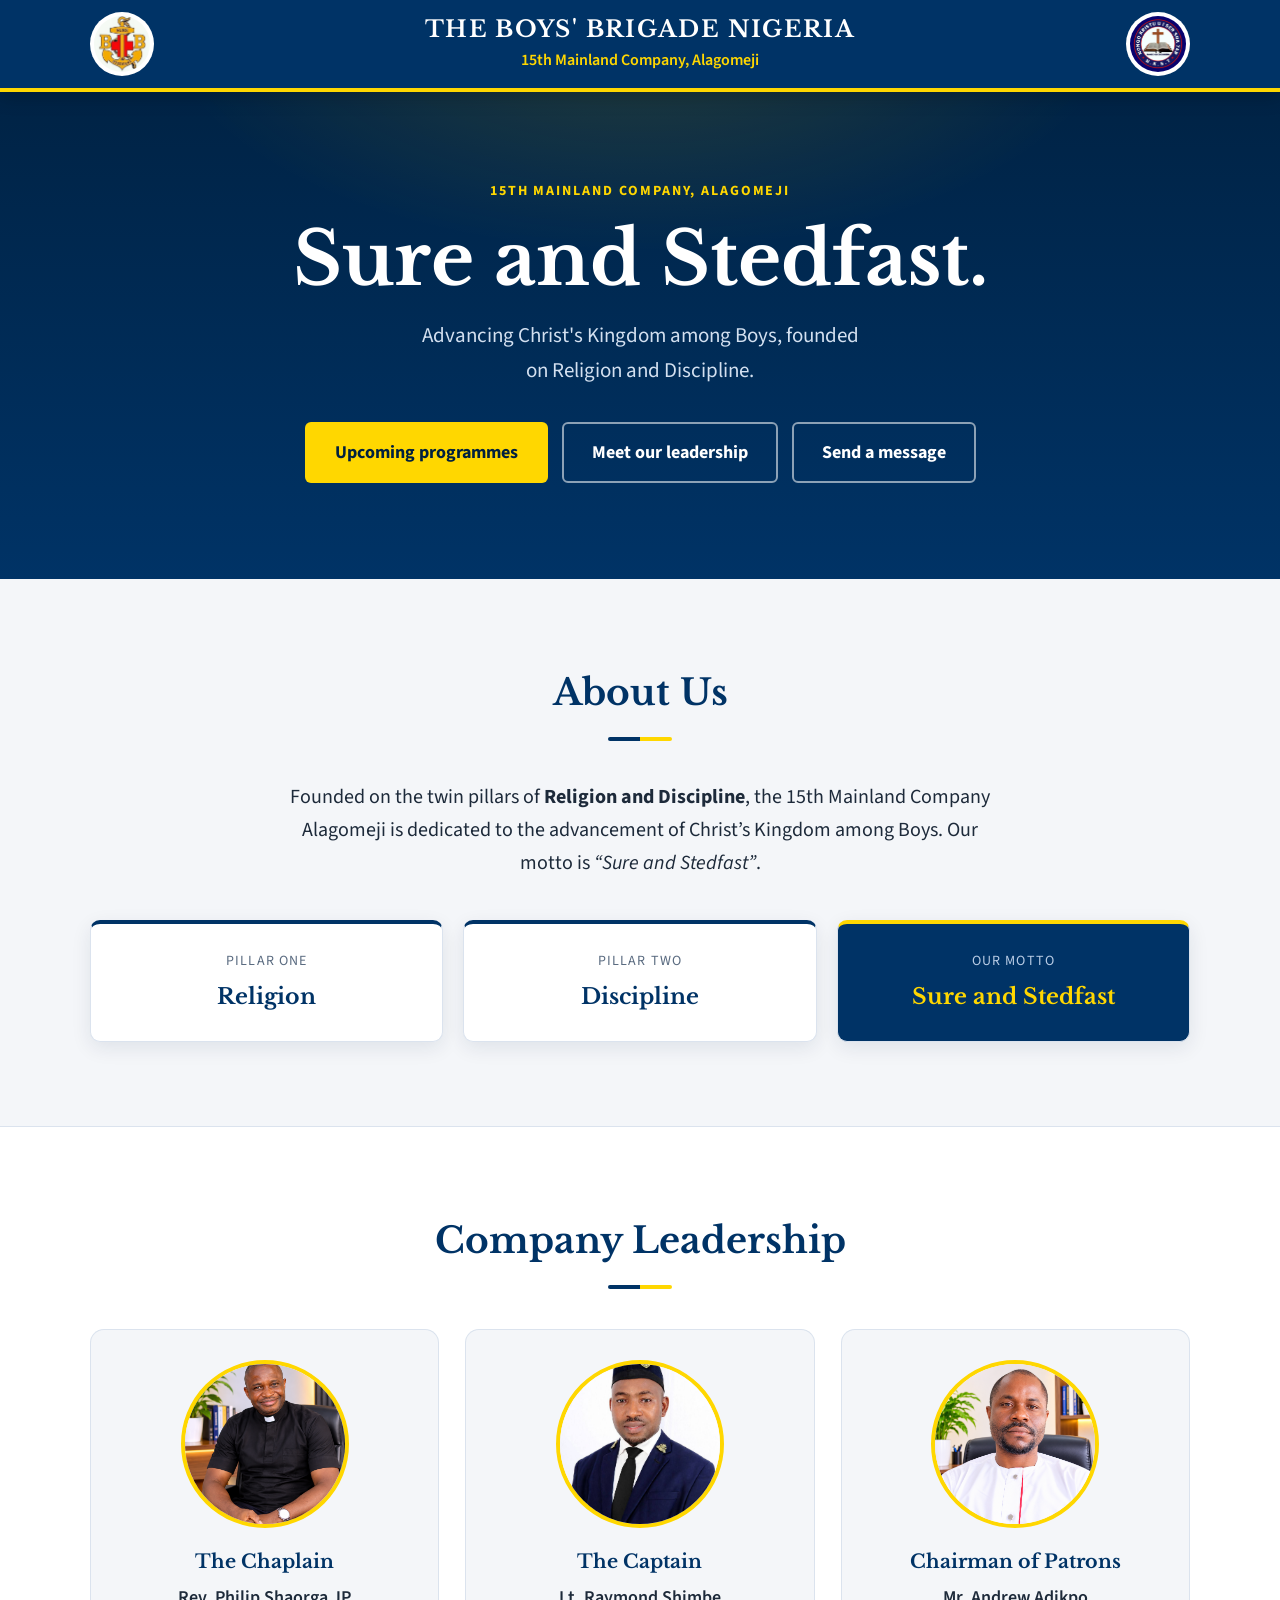
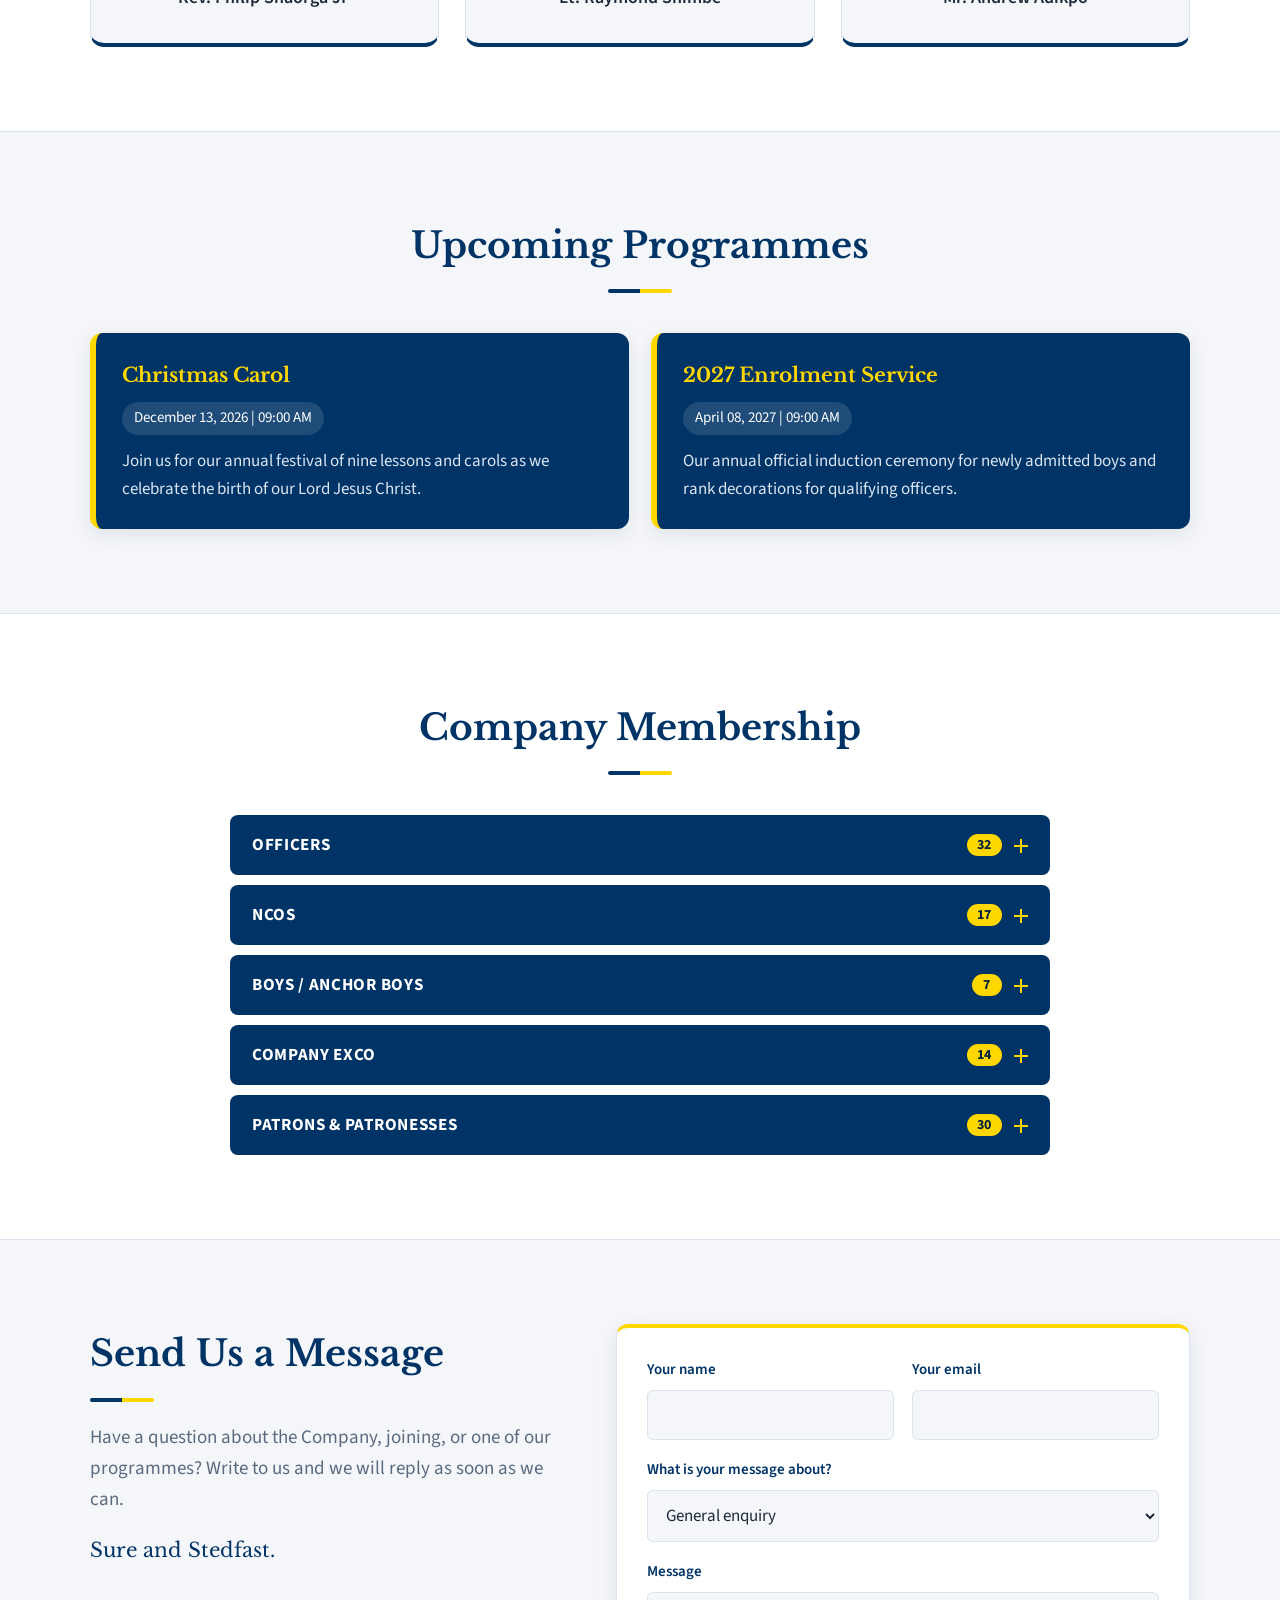
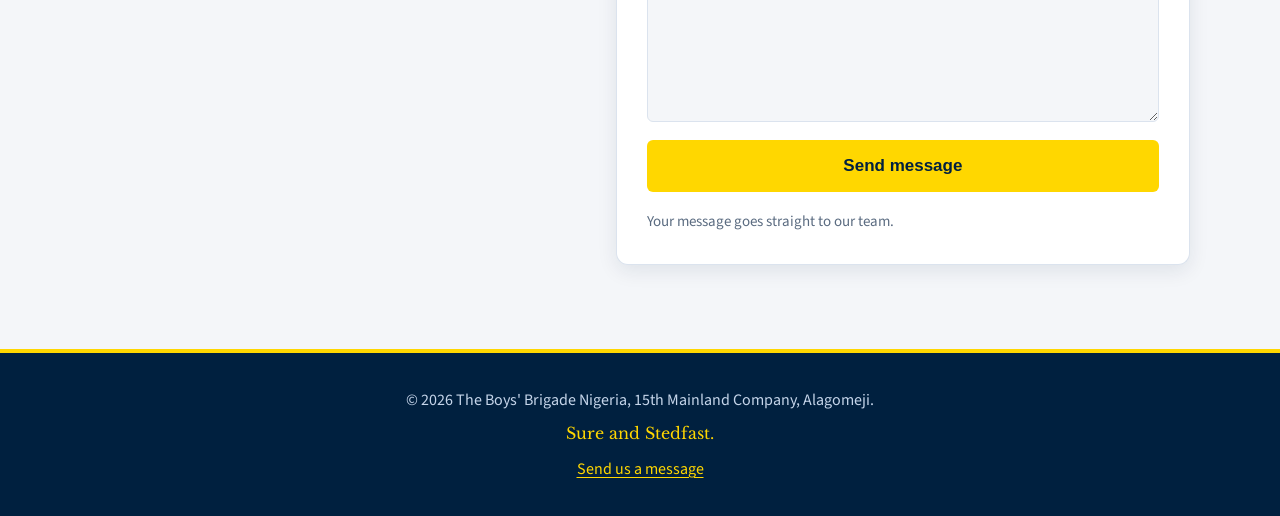
<file: index.html>
<!DOCTYPE html>
<html lang="en">
<head>
<meta charset="UTF-8">
<meta name="viewport" content="width=device-width, initial-scale=1.0">
<title>The Boys' Brigade Nigeria | 15th Mainland Company, Alagomeji</title>
<meta name="description" content="The Boys' Brigade Nigeria, 15th Mainland Company, Alagomeji. Advancing Christ's Kingdom among Boys. Sure and Stedfast.">
<link rel="preconnect" href="https://fonts.googleapis.com">
<link rel="preconnect" href="https://fonts.gstatic.com" crossorigin>
<link href="https://fonts.googleapis.com/css2?family=Libre+Baskerville:wght@400;700&family=Source+Sans+3:wght@400;600;700&display=swap" rel="stylesheet">
<link rel="stylesheet" href="style.css">
</head>
<body>

<header class="site-header">
  <div class="header-inner">
    <img src="bb-logo.jpg" alt="The Boys' Brigade Nigeria logo" class="logo">
    <div class="titles">
      <h1>The Boys' Brigade Nigeria</h1>
      <p>15th Mainland Company, Alagomeji</p>
    </div>
    <img src="nkst-logo.jpg" alt="15th Mainland Company logo" class="logo">
  </div>
</header>

<main id="top">
  <section class="hero">
    <div class="wrap">
      <p class="eyebrow">15th Mainland Company, Alagomeji</p>
      <h2 id="hero-title">Sure and Stedfast.</h2>
      <p class="lead">Advancing Christ's Kingdom among Boys, founded on Religion and Discipline.</p>
      <div class="actions">
        <a href="#programmes" class="btn btn-gold">Upcoming programmes</a>
        <a href="#leadership" class="btn btn-ghost">Meet our leadership</a>
        <a href="#contact" class="btn btn-ghost">Send a message</a>
      </div>
    </div>
  </section>

  <section id="about" class="section">
    <div class="wrap">
      <h3 class="section-title">About Us</h3>
      <p class="about-text">Founded on the twin pillars of <strong>Religion and Discipline</strong>, the 15th Mainland Company Alagomeji is dedicated to the advancement of Christ’s Kingdom among Boys. Our motto is <em>“Sure and Stedfast”</em>.</p>
      <div class="pillars">
        <div class="pillar"><span>Pillar one</span><strong>Religion</strong></div>
        <div class="pillar"><span>Pillar two</span><strong>Discipline</strong></div>
        <div class="pillar gold"><span>Our motto</span><strong>Sure and Stedfast</strong></div>
      </div>
    </div>
  </section>

  <section id="leadership" class="section alt">
    <div class="wrap">
      <h3 class="section-title">Company Leadership</h3>
      <div class="leadership-grid">
        <article class="leader-card" data-role="Chaplain"><img src="chaplain.png" alt="The Chaplain"><h4>The Chaplain</h4><p class="leader-name"></p></article>
        <article class="leader-card" data-role="Captain"><img src="captain.jpeg" alt="The Captain"><h4>The Captain</h4><p class="leader-name"></p></article>
        <article class="leader-card" data-role="Chairman Patron/Patronessess"><img src="patrone-chairman.png" alt="Chairman of Patrons"><h4>Chairman of Patrons</h4><p class="leader-name"></p></article>
      </div>
    </div>
  </section>

  <section id="programmes" class="section">
    <div class="wrap">
      <h3 class="section-title">Upcoming Programmes</h3>
      <div id="events-container" class="events-grid"></div>
    </div>
  </section>

  <section id="membership" class="section alt">
    <div class="wrap narrow">
      <h3 class="section-title">Company Membership</h3>
      <div class="accordion">
        <button class="acc-btn" id="b-officers" aria-expanded="false" aria-controls="officers-p"><span class="acc-title">Officers</span><span class="count"></span><span class="icon" aria-hidden="true"></span></button>
        <div id="officers-p" class="panel" role="region" aria-labelledby="b-officers" hidden><ul id="list-officers"></ul></div>

        <button class="acc-btn" id="b-ncos" aria-expanded="false" aria-controls="ncos-p"><span class="acc-title">NCOs</span><span class="count"></span><span class="icon" aria-hidden="true"></span></button>
        <div id="ncos-p" class="panel" role="region" aria-labelledby="b-ncos" hidden><ul id="list-ncos"></ul></div>

        <button class="acc-btn" id="b-boys" aria-expanded="false" aria-controls="boys-p"><span class="acc-title">Boys / Anchor Boys</span><span class="count"></span><span class="icon" aria-hidden="true"></span></button>
        <div id="boys-p" class="panel" role="region" aria-labelledby="b-boys" hidden>
          <h5>Anchor Boys</h5><ul id="list-anchors"></ul>
          <h5>Company Section</h5><ul id="list-company"></ul>
        </div>

        <button class="acc-btn" id="b-exco" aria-expanded="false" aria-controls="exco-p"><span class="acc-title">Company EXCO</span><span class="count"></span><span class="icon" aria-hidden="true"></span></button>
        <div id="exco-p" class="panel" role="region" aria-labelledby="b-exco" hidden><ul id="list-exco"></ul></div>

        <button class="acc-btn" id="b-patrons" aria-expanded="false" aria-controls="patrons-p"><span class="acc-title">Patrons &amp; Patronesses</span><span class="count"></span><span class="icon" aria-hidden="true"></span></button>
        <div id="patrons-p" class="panel" role="region" aria-labelledby="b-patrons" hidden><ul id="list-patrons"></ul></div>
      </div>
    </div>
  </section>

  <section id="contact" class="section">
    <div class="wrap contact">
      <div class="contact-intro">
        <h3 class="section-title left">Send Us a Message</h3>
        <p>Have a question about the Company, joining, or one of our programmes? Write to us and we will reply as soon as we can.</p>
        <p class="contact-motto">Sure and Stedfast.</p>
      </div>
      <form id="contact-form">
        <div class="row">
          <label>Your name<input name="name" required autocomplete="name"></label>
          <label>Your email<input type="email" name="email" required autocomplete="email"></label>
        </div>
        <label>What is your message about?
          <select name="topic">
            <option>General enquiry</option>
            <option>Joining the Company</option>
            <option>Programmes and events</option>
            <option>Parents and guardians</option>
            <option>Something else</option>
          </select>
        </label>
        <label>Message<textarea name="message" required></textarea></label>
        <input type="text" name="_gotcha" tabindex="-1" autocomplete="off" aria-hidden="true" style="position:absolute;left:-9999px;width:1px;height:1px;opacity:0">
        <input type="hidden" name="_subject" value="New message from the 15th Mainland Company website">
        <button class="btn btn-gold" type="submit">Send message</button>
        <p class="note" id="form-note" role="status" aria-live="polite">Your message goes straight to our team.</p>
      </form>
    </div>
  </section>
</main>

<footer>
  <div class="wrap">
    <p>&copy; 2026 The Boys' Brigade Nigeria, 15th Mainland Company, Alagomeji.</p>
    <p class="motto">Sure and Stedfast.</p>
    <p class="foot-link"><a href="#contact">Send us a message</a></p>
  </div>
</footer>

<script src="data.js"></script>
<script src="script.js"></script>
</body>
</html>
</file>
<file: style.css>
:root{
  --blue:#003366; --blue-d:#00203f; --blue-l:#0a4a8a; --gold:#ffd700; --gold-d:#e0b800;
  --bg:#f4f6f9; --white:#fff; --text:#1d2a3a; --muted:#5a6b80; --line:#dbe3ee;
  --head:'Libre Baskerville',Georgia,serif; --body:'Source Sans 3','Segoe UI',system-ui,sans-serif;
  --hdr:92px; --shadow:0 6px 20px rgba(0,32,63,.09);
}
*{margin:0;padding:0;box-sizing:border-box}
html{scroll-behavior:smooth;scroll-padding-top:var(--hdr)}
body{font-family:var(--body);background:var(--bg);color:var(--text);line-height:1.65;font-size:18px;-webkit-font-smoothing:antialiased}
img{max-width:100%;display:block}
a{color:inherit}
:focus-visible{outline:3px solid var(--gold);outline-offset:3px;border-radius:4px}
.wrap{width:min(1100px,100% - 40px);margin-inline:auto}
.wrap.narrow{width:min(820px,100% - 40px)}

/* Header */
.site-header{position:fixed;inset:0 0 auto 0;height:var(--hdr);z-index:50;background:var(--blue);color:#fff;border-bottom:4px solid var(--gold);box-shadow:0 4px 18px rgba(0,0,0,.22)}
.header-inner{width:min(1100px,100% - 32px);height:100%;margin-inline:auto;display:flex;align-items:center;justify-content:space-between;gap:16px}
.logo{height:64px;width:64px;border-radius:50%;background:#fff;object-fit:contain;padding:4px;flex:none}
.titles{text-align:center;flex:1}
.titles h1{font-family:var(--head);font-size:clamp(15px,2.4vw,23px);text-transform:uppercase;letter-spacing:.06em;line-height:1.25}
.titles p{color:var(--gold);font-weight:600;font-size:clamp(13px,1.6vw,16px);margin-top:3px}

/* Hero */
.hero{padding:calc(var(--hdr) + 88px) 0 96px;color:#fff;text-align:center;
  background:radial-gradient(700px 360px at 50% 0%,rgba(255,215,0,.16),transparent 70%),linear-gradient(180deg,var(--blue-d),var(--blue))}
.eyebrow{color:var(--gold);font-weight:700;letter-spacing:.14em;text-transform:uppercase;font-size:14px}
.hero h2{font-family:var(--head);font-size:clamp(38px,7vw,74px);line-height:1.1;margin:16px 0 18px}
.lead{max-width:44ch;margin:0 auto;color:#d3e0f0;font-size:clamp(17px,2.2vw,21px)}
.actions{display:flex;flex-wrap:wrap;justify-content:center;gap:14px;margin-top:34px}
.btn{display:inline-block;padding:14px 28px;border-radius:6px;font-weight:700;text-decoration:none;border:2px solid transparent;transition:background .2s,color .2s,border-color .2s,transform .2s}
.btn:hover{transform:translateY(-2px)}
.btn-gold{background:var(--gold);color:var(--blue-d)}
.btn-gold:hover{background:#fff}
.btn-ghost{border-color:rgba(255,255,255,.55);color:#fff}
.btn-ghost:hover{border-color:var(--gold);color:var(--gold)}

/* Sections */
.section{padding:84px 0}
.section.alt{background:var(--white);border-block:1px solid var(--line)}
.section-title{font-family:var(--head);color:var(--blue);font-size:clamp(26px,3.6vw,36px);text-align:center;margin-bottom:40px}
.section-title::after{content:"";display:block;width:64px;height:4px;margin:14px auto 0;border-radius:2px;background:linear-gradient(90deg,var(--blue) 0 50%,var(--gold) 50% 100%)}
.about-text{max-width:720px;margin:0 auto 40px;text-align:center;font-size:20px;color:var(--text)}
.pillars{display:grid;grid-template-columns:repeat(3,1fr);gap:20px}
.pillar{background:var(--white);border:1px solid var(--line);border-top:4px solid var(--blue);border-radius:10px;padding:26px 20px;text-align:center;box-shadow:var(--shadow)}
.pillar span{display:block;color:var(--muted);font-size:14px;letter-spacing:.08em;text-transform:uppercase}
.pillar strong{display:block;font-family:var(--head);color:var(--blue);font-size:22px;margin-top:6px}
.pillar.gold{border-top-color:var(--gold);background:var(--blue);}
.pillar.gold span{color:#b9cde6}
.pillar.gold strong{color:var(--gold)}

/* Leadership */
.leadership-grid{display:grid;grid-template-columns:repeat(3,1fr);gap:26px}
.leader-card{background:var(--bg);border:1px solid var(--line);border-bottom:4px solid var(--blue);border-radius:14px;padding:30px 18px;text-align:center;transition:transform .3s,box-shadow .3s,border-color .3s}
.leader-card:hover{transform:translateY(-6px);box-shadow:var(--shadow);border-bottom-color:var(--gold)}
.leader-card img{width:168px;height:168px;border-radius:50%;object-fit:cover;margin:0 auto 18px;border:4px solid var(--gold);background:#e5ebf3}
.leader-name{margin-top:6px;color:var(--text);font-weight:600}
.leader-name:empty{display:none}
.leader-card h4{font-family:var(--head);color:var(--blue);font-size:19px}

/* Programmes */
.events-grid{display:grid;grid-template-columns:repeat(auto-fit,minmax(280px,1fr));gap:22px}
.event-card{background:var(--blue);color:#fff;padding:26px;border-radius:12px;border-left:6px solid var(--gold);box-shadow:var(--shadow);transition:transform .3s}
.event-card:hover{transform:translateY(-4px)}
.event-card h4{font-family:var(--head);color:var(--gold);font-size:20px;margin-bottom:10px}
.event-meta{display:inline-block;background:rgba(255,255,255,.12);padding:4px 12px;border-radius:99px;font-size:15px;margin-bottom:12px}
.event-card p{color:#dbe6f3;font-size:17px}
.empty{grid-column:1/-1;text-align:center;color:var(--blue);font-style:italic;padding:28px;background:var(--white);border:1px dashed var(--line);border-radius:10px}

/* Membership accordion */
.accordion{display:grid;gap:10px}
.acc-btn{width:100%;display:flex;align-items:center;gap:12px;padding:18px 22px;background:var(--blue);color:#fff;border:0;border-radius:8px;font:700 17px var(--body);text-transform:uppercase;letter-spacing:.04em;text-align:left;cursor:pointer;transition:background .2s}
.acc-btn:hover{background:var(--blue-l)}
.acc-btn[aria-expanded="true"]{background:var(--blue-d);border-radius:8px 8px 0 0}
.acc-title{flex:1}
.count{background:var(--gold);color:var(--blue-d);min-width:30px;padding:1px 10px;border-radius:99px;font-size:14px;text-align:center}
.count:empty{display:none}
.icon{width:14px;height:14px;position:relative;flex:none}
.icon::before,.icon::after{content:"";position:absolute;background:var(--gold);inset:50% 0 auto 0;height:2px;transition:transform .25s}
.icon::after{transform:rotate(90deg)}
.acc-btn[aria-expanded="true"] .icon::after{transform:rotate(0)}
.panel{background:var(--white);border:1px solid var(--line);border-top:0;border-radius:0 0 8px 8px;padding:20px 26px}
.panel:not([hidden]){animation:drop .3s ease-out}
.panel h5{font-family:var(--head);color:var(--blue);font-size:17px;margin:14px 0 6px;padding-bottom:5px;border-bottom:2px solid var(--gold)}
.panel ul{list-style:none}
.panel li{display:flex;flex-wrap:wrap;justify-content:space-between;align-items:baseline;gap:2px 16px;padding:10px 0;border-bottom:1px solid var(--line);font-size:17px}
.panel .role{color:var(--blue-l);font-size:15px;font-weight:600}
.panel li:last-child{border:0}
.panel li:empty{display:none}
@keyframes drop{from{opacity:0;transform:translateY(-6px)}to{opacity:1;transform:none}}

footer{background:var(--blue-d);color:#c5d5ea;text-align:center;padding:34px 0;border-top:4px solid var(--gold);font-size:16px}
footer .motto{color:var(--gold);font-family:var(--head);margin-top:6px}

/* Hero headline: reveal, then a gentle wave every 5 seconds */
.hero h2 .w{display:inline-block;opacity:0;transform:translateY(.5em)}
.hero.play h2 .w{animation:rise .75s cubic-bezier(.2,.7,.2,1) forwards;animation-delay:calc(var(--i)*.12s + .15s)}
.hero.done h2 .w{opacity:1;transform:none;animation:none}
.hero.done h2.wave .w{animation:wave .8s ease-in-out;animation-delay:calc(var(--i)*.09s)}
@keyframes rise{to{opacity:1;transform:none}}
@keyframes wave{0%,100%{transform:none}40%{transform:translateY(-.14em)}}

/* Cards keep animating while the cursor is on them */
@media(hover:hover) and (prefers-reduced-motion:no-preference){
  .leader-card,.event-card,.pillar{position:relative}
  .leader-card::after,.event-card::after,.pillar::after{content:"";position:absolute;inset:-2px;border-radius:inherit;pointer-events:none;opacity:0;
    box-shadow:0 0 0 2px var(--gold),0 0 30px rgba(255,215,0,.35)}
  .leader-card:hover::after,.event-card:hover::after,.pillar:hover::after{animation:glow 1.8s ease-in-out infinite}
  .leader-card:hover img{animation:photo-pulse 1.8s ease-in-out infinite}
  .event-card:hover h4{animation:nudge 1.8s ease-in-out infinite}
  .pillar{transition:transform .3s}
  .pillar:hover{transform:translateY(-5px)}
  .pillar:hover strong{animation:nudge 1.8s ease-in-out infinite}
}
@keyframes glow{0%,100%{opacity:.15}50%{opacity:1}}
@keyframes photo-pulse{0%,100%{transform:scale(1)}50%{transform:scale(1.06)}}
@keyframes nudge{0%,100%{transform:none}50%{transform:translateX(6px)}}

@media(max-width:900px){
  .pillars,.leadership-grid{grid-template-columns:1fr}
  .leader-card img{width:150px;height:150px}
}
@media(max-width:560px){
  :root{--hdr:80px}
  .logo{height:50px;width:50px}
  .section{padding:64px 0}
  .acc-btn{padding:16px 16px;font-size:15px}
}
@media(prefers-reduced-motion:reduce){
  *{animation:none!important;transition:none!important}
  html{scroll-behavior:auto}
  .hero h2 .w{opacity:1!important;transform:none!important}
}

/* Contact / message form */
.contact{display:grid;grid-template-columns:.9fr 1.1fr;gap:56px;align-items:start}
.section-title.left{text-align:left;margin-bottom:20px}
.section-title.left::after{margin-left:0}
.contact-intro p{color:var(--muted);font-size:19px}
.contact-motto{font-family:var(--head);color:var(--blue)!important;margin-top:18px;font-size:20px!important}
#contact-form{background:var(--white);border:1px solid var(--line);border-top:4px solid var(--gold);border-radius:12px;padding:30px;display:grid;gap:18px;box-shadow:var(--shadow)}
#contact-form .row{display:grid;grid-template-columns:1fr 1fr;gap:18px}
#contact-form label{display:grid;gap:7px;font-size:15px;font-weight:600;color:var(--blue)}
#contact-form input,#contact-form select,#contact-form textarea{font:400 17px var(--body);color:var(--text);background:var(--bg);border:1px solid var(--line);border-radius:6px;padding:12px 14px;width:100%}
#contact-form input:focus,#contact-form select:focus,#contact-form textarea:focus{outline:3px solid var(--gold);outline-offset:1px;border-color:var(--blue)}
#contact-form textarea{min-height:130px;resize:vertical}
#contact-form button{cursor:pointer;font-size:17px}
#contact-form button:disabled{opacity:.65;cursor:wait}
.note{font-size:15px;color:var(--muted)}
.note.success{color:#1a7f4b;font-weight:600}
.note.error{color:#b3261e;font-weight:600}
.foot-link{margin-top:10px}
.foot-link a{color:var(--gold);text-underline-offset:3px}
@media(max-width:900px){.contact{grid-template-columns:1fr;gap:28px}}
@media(max-width:560px){#contact-form{padding:22px}#contact-form .row{grid-template-columns:1fr}}
</file>
